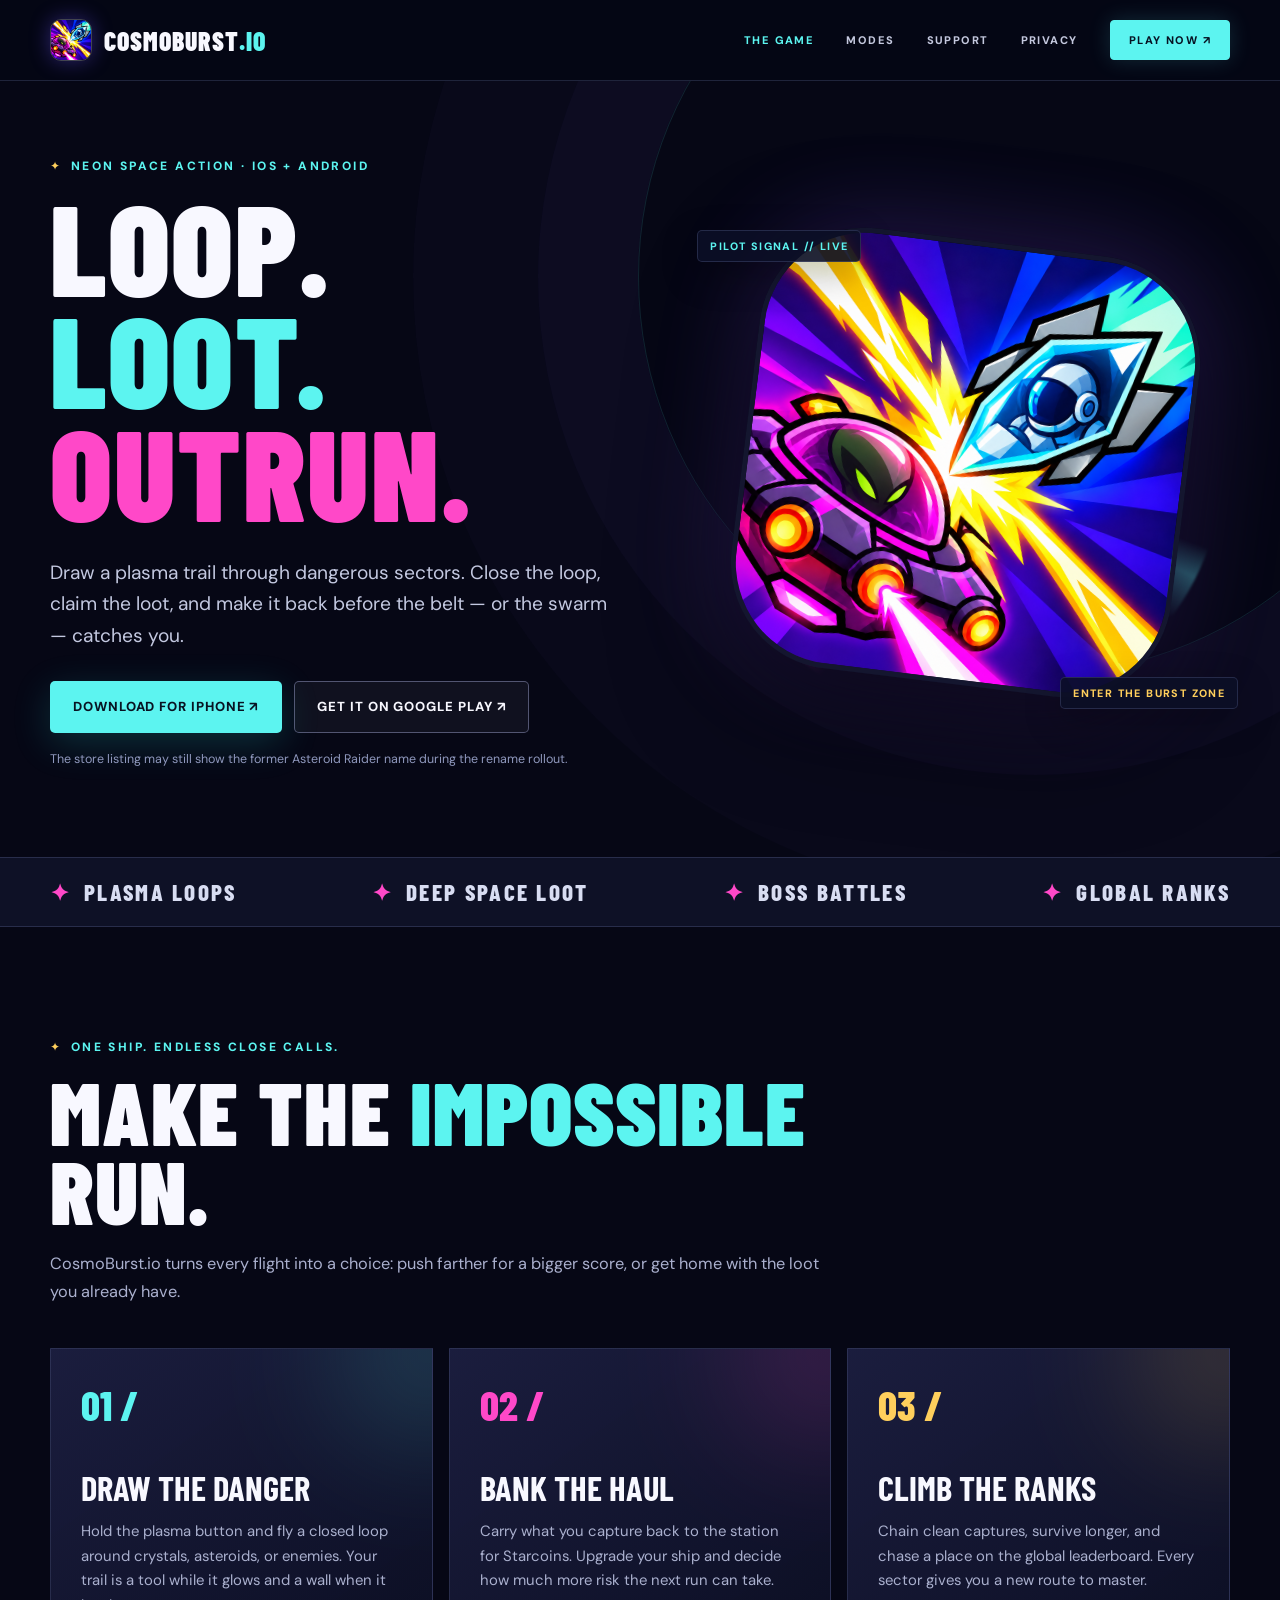
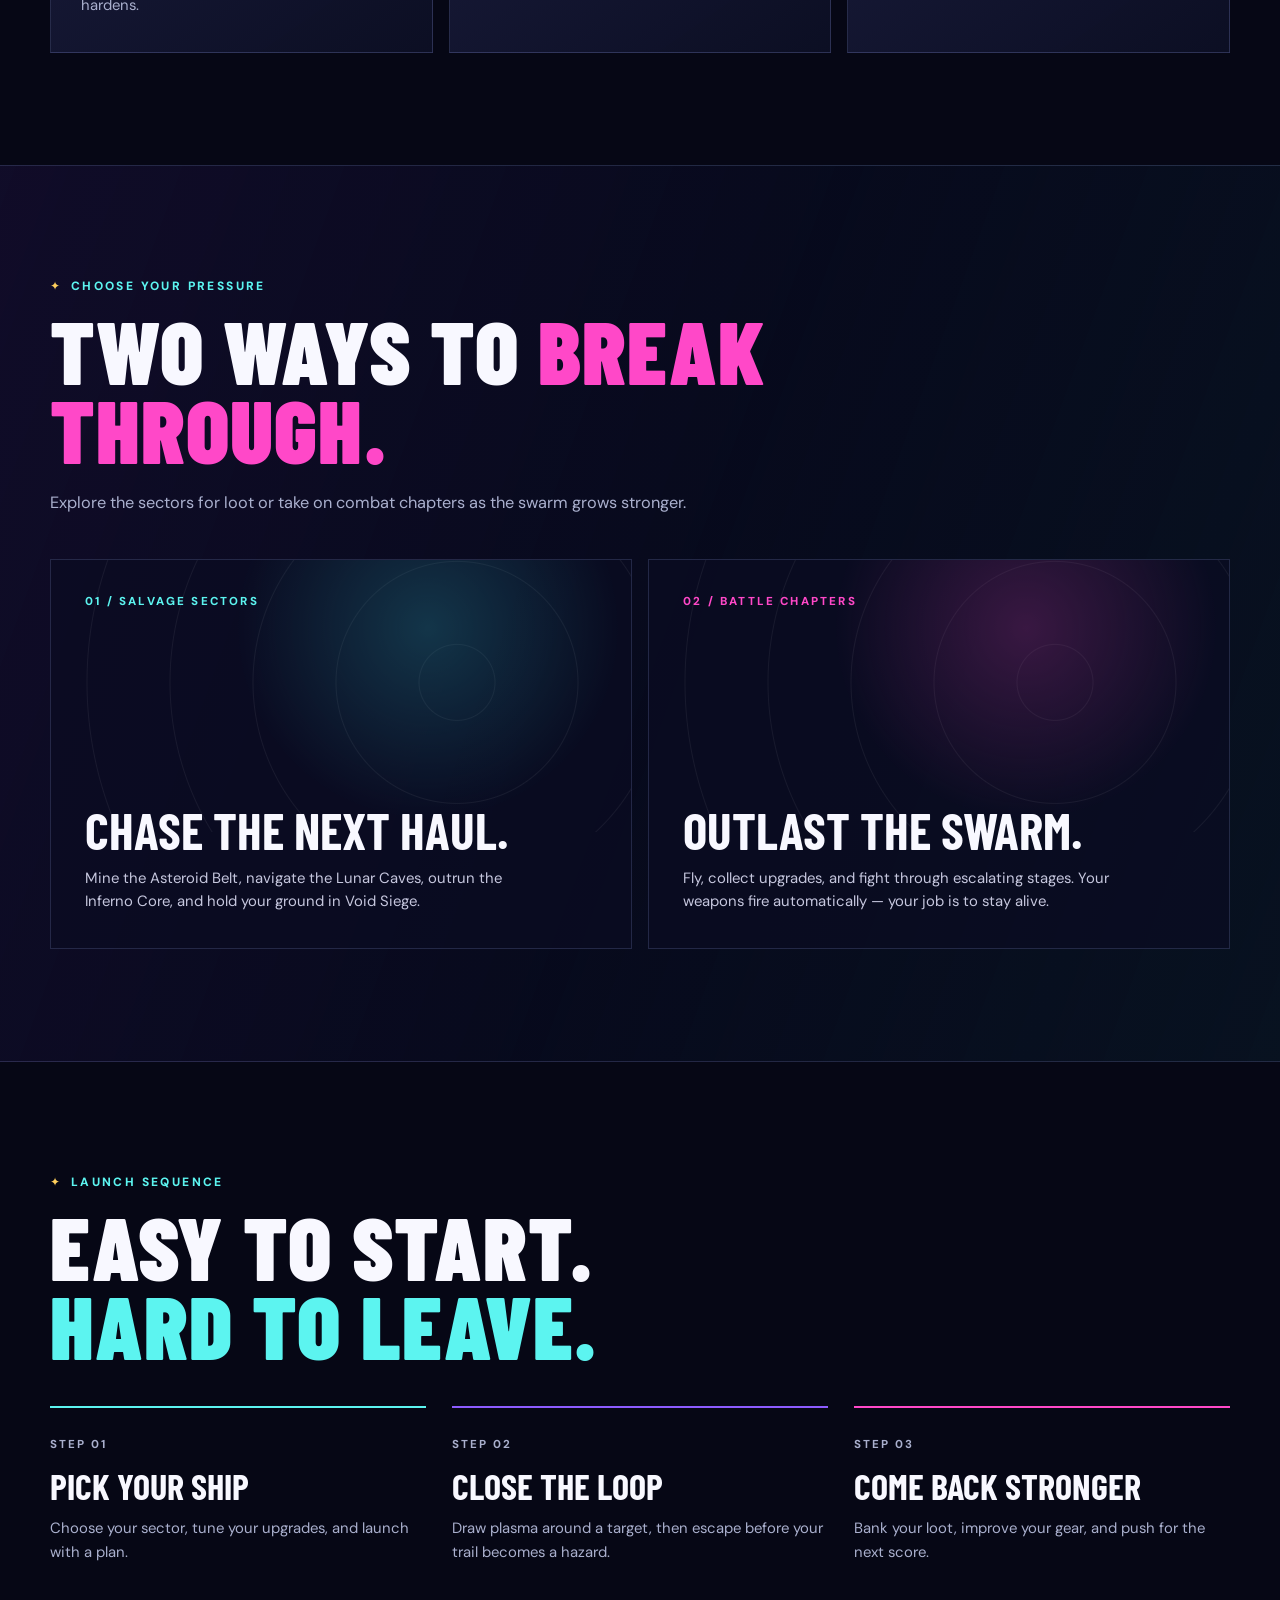
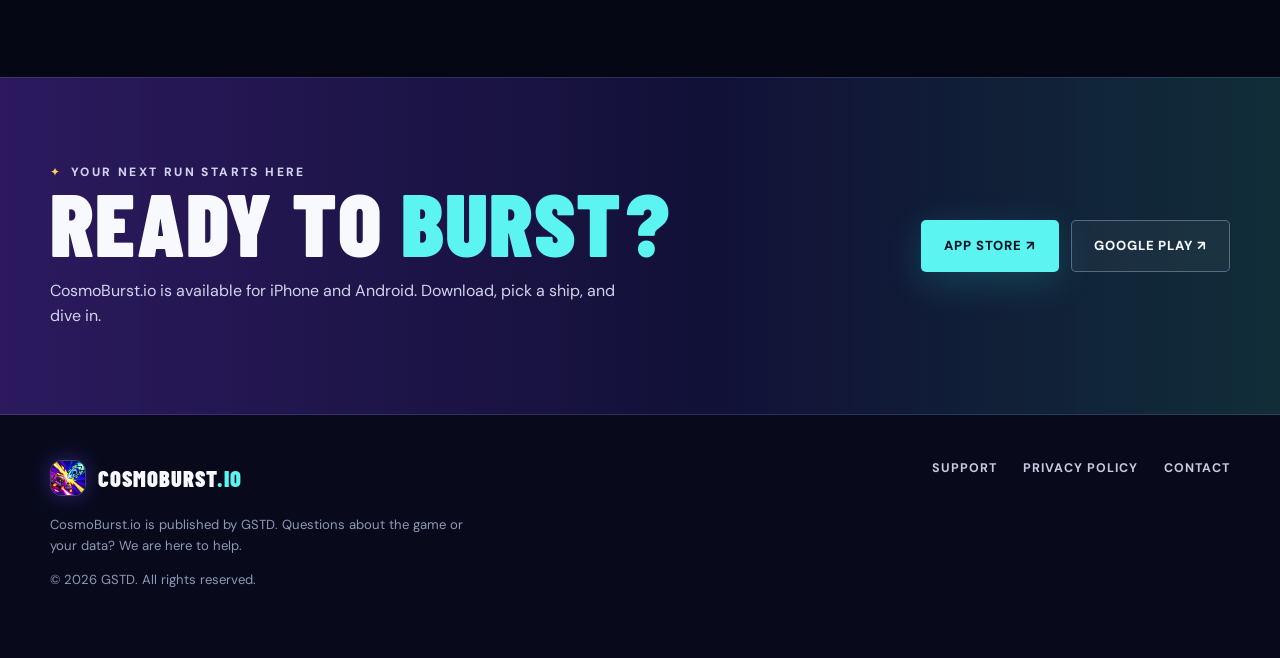
<file: index.html>
<!doctype html>
<html lang="en">
<head>
  <meta charset="utf-8" />
  <meta name="viewport" content="width=device-width, initial-scale=1" />
  <meta name="theme-color" content="#060715" />
  <title>CosmoBurst.io — Loop. Loot. Outrun.</title>
  <meta name="description" content="CosmoBurst.io is a neon space action game. Draw plasma loops, bank your loot, survive the swarm, and climb the leaderboard on iOS and Android." />
  <meta property="og:title" content="CosmoBurst.io — Loop. Loot. Outrun." />
  <meta property="og:description" content="A neon space action game. Mine the belt, fight the swarm, and make every run count." />
  <meta property="og:type" content="website" />
  <meta property="og:image" content="https://shrmbnt.github.io/Asteroid-Raider/assets/cosmoburst-icon.png" />
  <link rel="canonical" href="https://shrmbnt.github.io/Asteroid-Raider/" />
  <link rel="icon" type="image/png" href="assets/cosmoburst-icon.png" />
  <link rel="stylesheet" href="site.css" />
</head>
<body>
  <header class="site-header">
    <nav class="nav wrap" aria-label="Main navigation">
      <a class="brand" href="./" aria-label="CosmoBurst.io home"><img src="assets/cosmoburst-icon.png" alt="" /><span>CosmoBurst<span>.io</span></span></a>
      <div class="nav-links">
        <a href="#game" aria-current="page">The game</a>
        <a href="#modes">Modes</a>
        <a href="support.html">Support</a>
        <a href="privacy.html">Privacy</a>
        <a class="nav-cta" href="#download">Play now ↗</a>
      </div>
    </nav>
  </header>

  <main>
    <section class="hero" aria-labelledby="hero-title">
      <div class="wrap hero-grid">
        <div class="hero-copy">
          <p class="eyebrow">Neon space action · iOS + Android</p>
          <h1 id="hero-title" class="display"><span class="line">Loop.</span><span class="line accent">Loot.</span><span class="line accent-pink">Outrun.</span></h1>
          <p class="hero-lead">Draw a plasma trail through dangerous sectors. Close the loop, claim the loot, and make it back before the belt — or the swarm — catches you.</p>
          <div class="button-row">
            <a class="button button-primary" href="https://apps.apple.com/us/app/asteroid-raider-mine-pilot/id6778913673">Download for iPhone ↗</a>
            <a class="button button-secondary" href="https://play.google.com/store/apps/details?id=com.aftertrace.game">Get it on Google Play ↗</a>
          </div>
          <p class="hero-note">The store listing may still show the former Asteroid Raider name during the rename rollout.</p>
        </div>
        <div class="hero-visual" aria-label="CosmoBurst.io app artwork">
          <span class="visual-tag top">Pilot signal // live</span>
          <img class="hero-art" src="assets/cosmoburst-icon.png" alt="CosmoBurst.io pilot ship clashes with an alien craft" width="1024" height="1024" />
          <span class="visual-tag bottom">Enter the burst zone</span>
        </div>
      </div>
    </section>

    <div class="signal" aria-label="Game highlights"><div class="wrap signal-inner"><span>Plasma loops</span><span>Deep space loot</span><span>Boss battles</span><span>Global ranks</span></div></div>

    <section class="section" id="game" aria-labelledby="game-title">
      <div class="wrap">
        <div class="section-heading">
          <p class="eyebrow">One ship. Endless close calls.</p>
          <h2 id="game-title" class="display">Make the <span class="accent">impossible</span> run.</h2>
          <p>CosmoBurst.io turns every flight into a choice: push farther for a bigger score, or get home with the loot you already have.</p>
        </div>
        <div class="card-grid">
          <article class="feature-card" style="--glow:var(--cyan)"><span class="card-index">01 /</span><h3>Draw the danger</h3><p>Hold the plasma button and fly a closed loop around crystals, asteroids, or enemies. Your trail is a tool while it glows and a wall when it hardens.</p></article>
          <article class="feature-card" style="--glow:var(--pink)"><span class="card-index">02 /</span><h3>Bank the haul</h3><p>Carry what you capture back to the station for Starcoins. Upgrade your ship and decide how much more risk the next run can take.</p></article>
          <article class="feature-card" style="--glow:var(--gold)"><span class="card-index">03 /</span><h3>Climb the ranks</h3><p>Chain clean captures, survive longer, and chase a place on the global leaderboard. Every sector gives you a new route to master.</p></article>
        </div>
      </div>
    </section>

    <section class="section modes" id="modes" aria-labelledby="modes-title">
      <div class="wrap">
        <div class="section-heading"><p class="eyebrow">Choose your pressure</p><h2 id="modes-title" class="display">Two ways to <span class="accent-pink">break through.</span></h2><p>Explore the sectors for loot or take on combat chapters as the swarm grows stronger.</p></div>
        <div class="mode-grid">
          <article class="mode-card" style="--mode-glow:rgba(55,214,226,.35);--mode-text:var(--cyan)">
            <p class="label">01 / Salvage sectors</p><h3>Chase the next haul.</h3><p>Mine the Asteroid Belt, navigate the Lunar Caves, outrun the Inferno Core, and hold your ground in Void Siege.</p>
          </article>
          <article class="mode-card" style="--mode-glow:rgba(231,68,189,.36);--mode-text:var(--pink)">
            <p class="label">02 / Battle chapters</p><h3>Outlast the swarm.</h3><p>Fly, collect upgrades, and fight through escalating stages. Your weapons fire automatically — your job is to stay alive.</p>
          </article>
        </div>
      </div>
    </section>

    <section class="section" aria-labelledby="steps-title">
      <div class="wrap">
        <div class="section-heading"><p class="eyebrow">Launch sequence</p><h2 id="steps-title" class="display">Easy to start.<br /><span class="accent">Hard to leave.</span></h2></div>
        <div class="steps">
          <div class="step"><b>STEP 01</b><h3>Pick your ship</h3><p>Choose your sector, tune your upgrades, and launch with a plan.</p></div>
          <div class="step"><b>STEP 02</b><h3>Close the loop</h3><p>Draw plasma around a target, then escape before your trail becomes a hazard.</p></div>
          <div class="step"><b>STEP 03</b><h3>Come back stronger</h3><p>Bank your loot, improve your gear, and push for the next score.</p></div>
        </div>
      </div>
    </section>

    <section class="download" id="download" aria-labelledby="download-title"><div class="wrap download-inner"><div><p class="eyebrow">Your next run starts here</p><h2 id="download-title" class="display">Ready to <span class="accent">burst?</span></h2><p>CosmoBurst.io is available for iPhone and Android. Download, pick a ship, and dive in.</p></div><div class="button-row"><a class="button button-primary" href="https://apps.apple.com/us/app/asteroid-raider-mine-pilot/id6778913673">App Store ↗</a><a class="button button-secondary" href="https://play.google.com/store/apps/details?id=com.aftertrace.game">Google Play ↗</a></div></div></section>
  </main>

  <footer class="footer"><div class="wrap footer-inner"><div><a class="brand" href="./"><img src="assets/cosmoburst-icon.png" alt="" /><span>CosmoBurst<span>.io</span></span></a><p>CosmoBurst.io is published by GSTD. Questions about the game or your data? We are here to help.</p><p>© 2026 GSTD. All rights reserved.</p></div><div class="footer-links"><a href="support.html">Support</a><a href="privacy.html">Privacy policy</a><a href="mailto:goldstardevapp@gmail.com">Contact</a></div></div></footer>
</body>
</html>
</file>
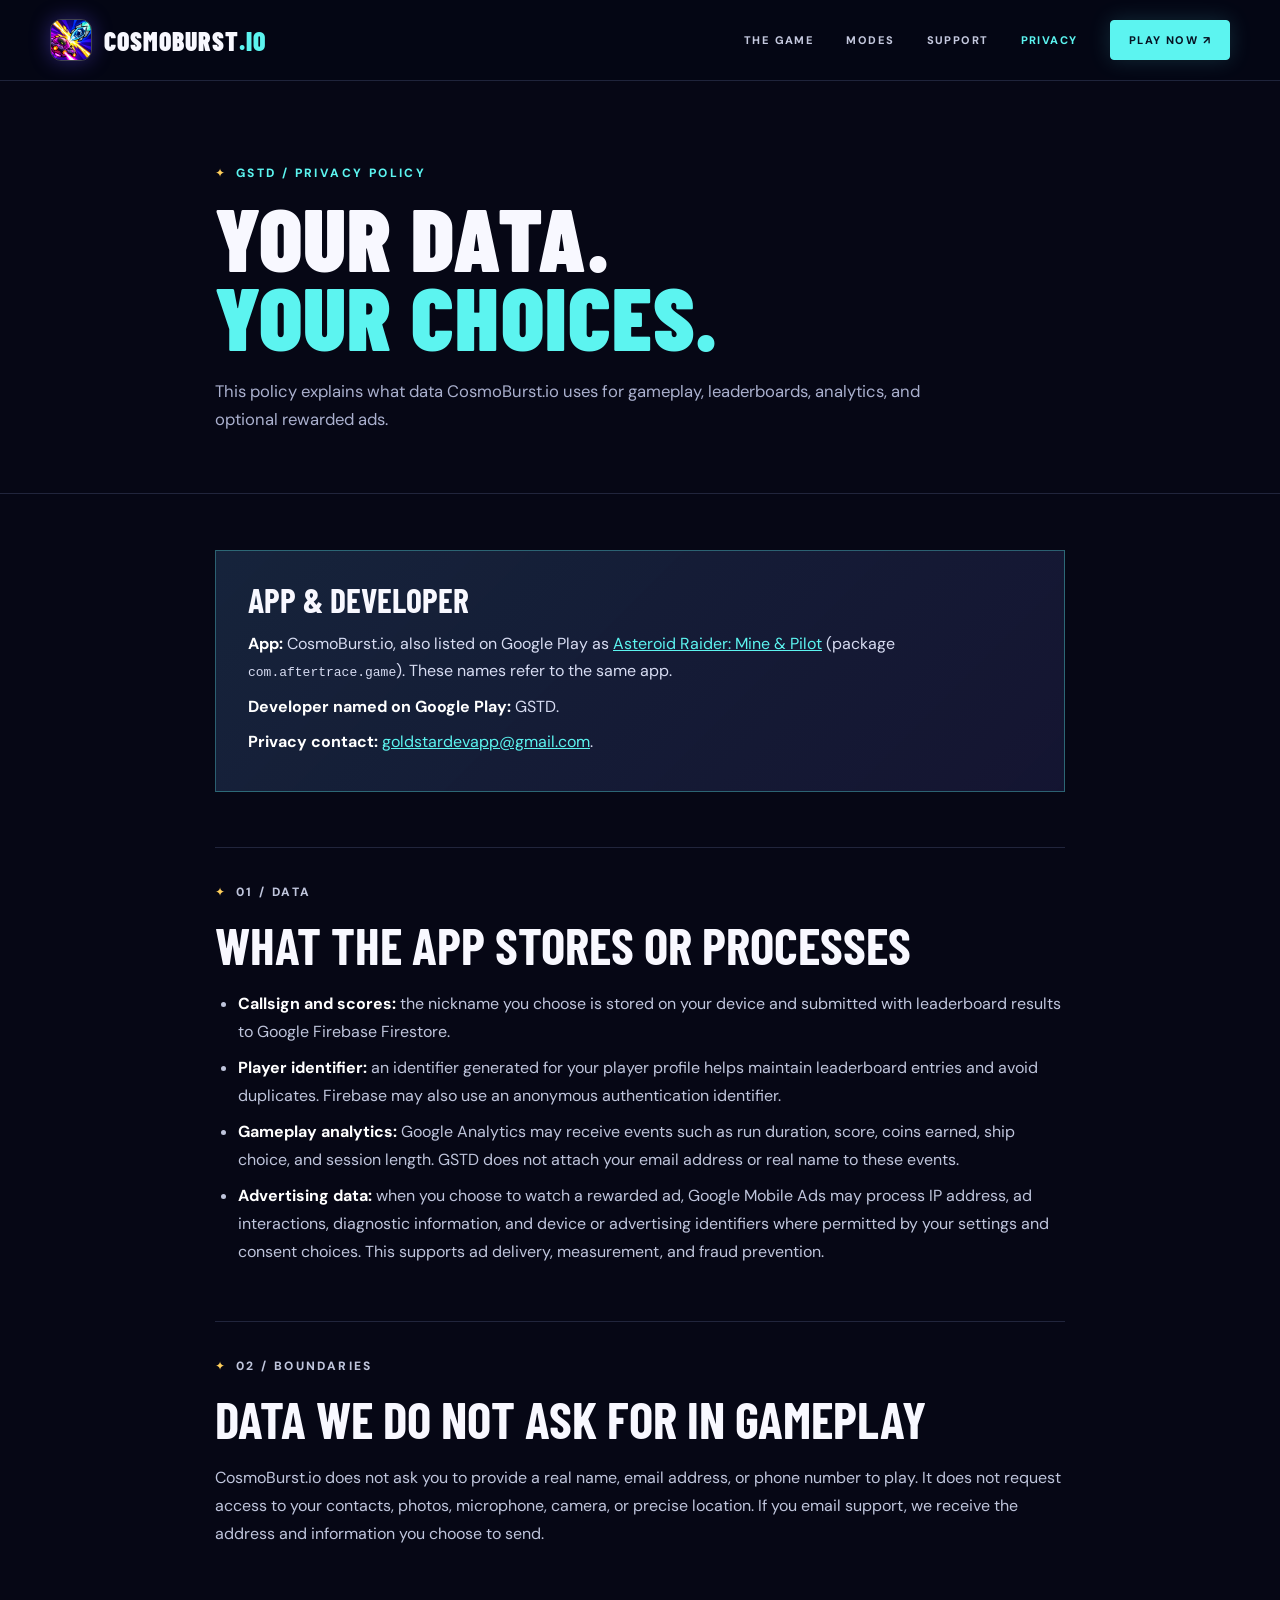
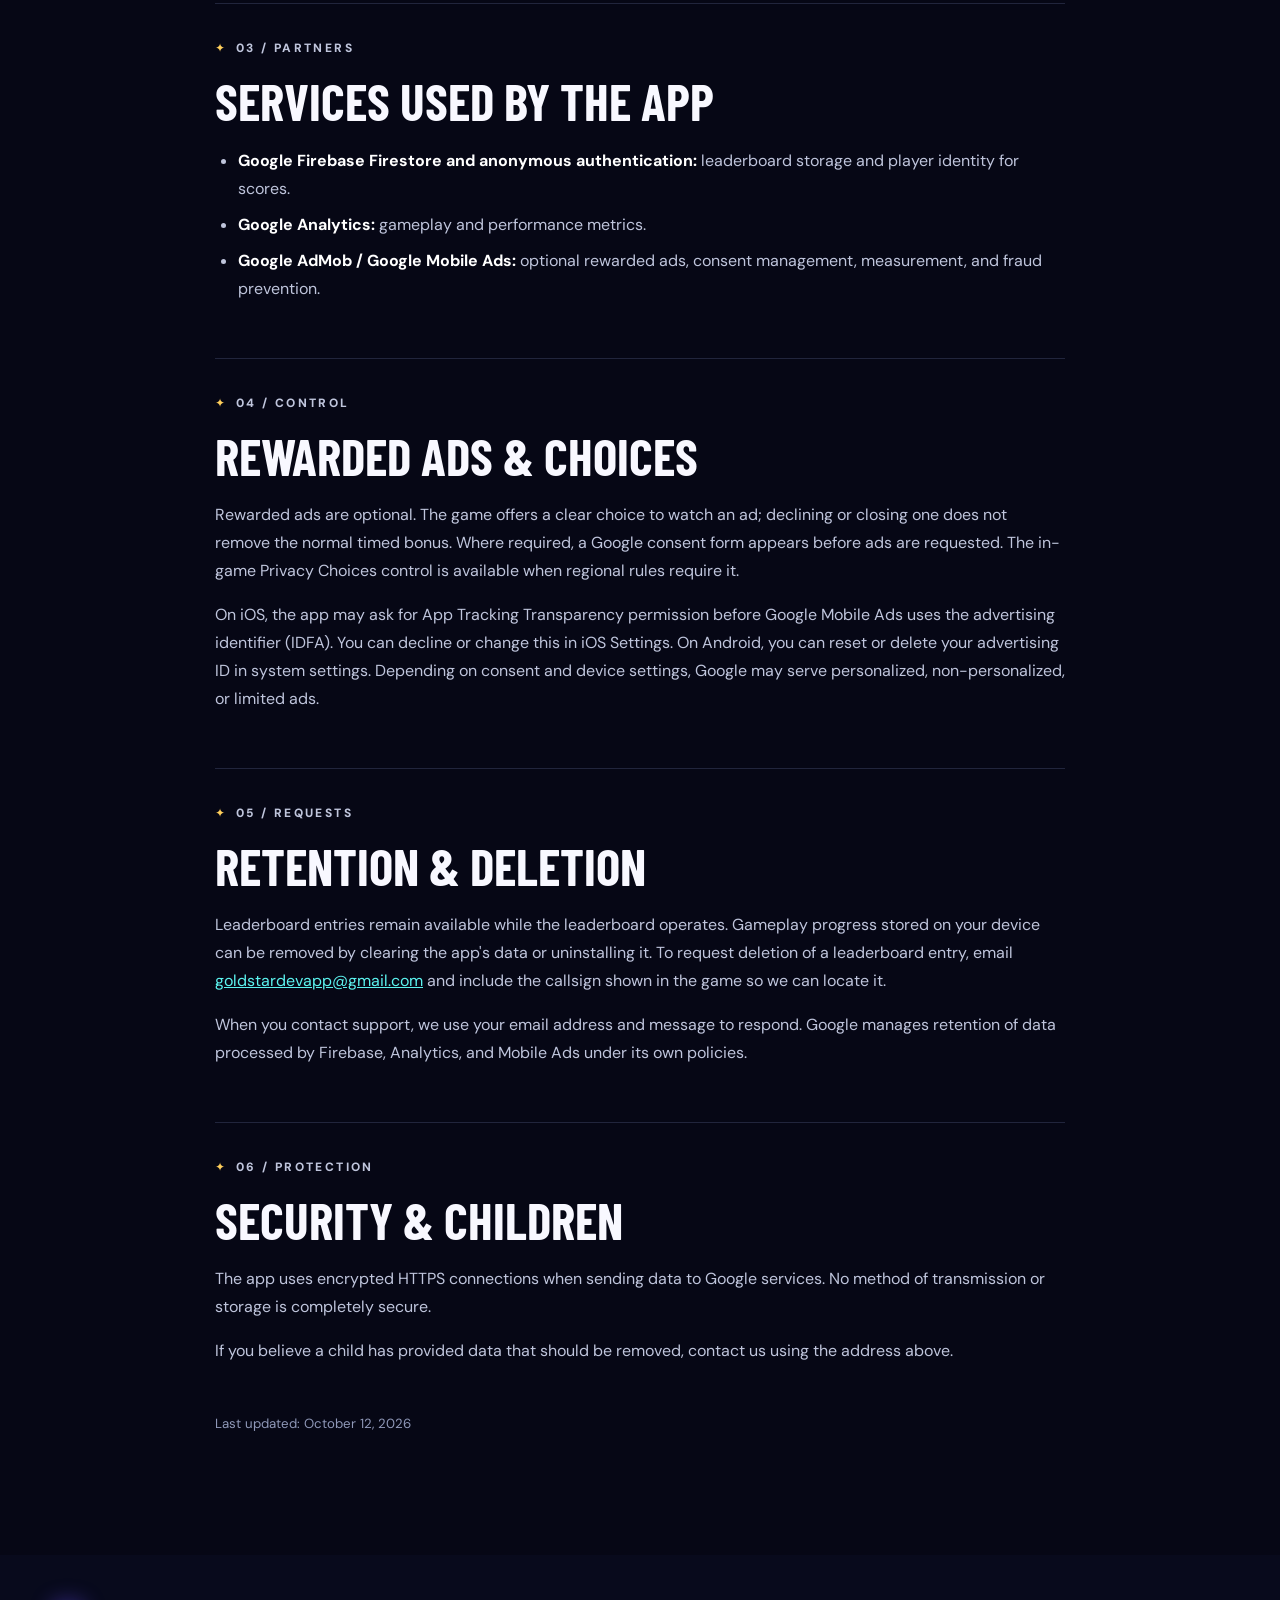
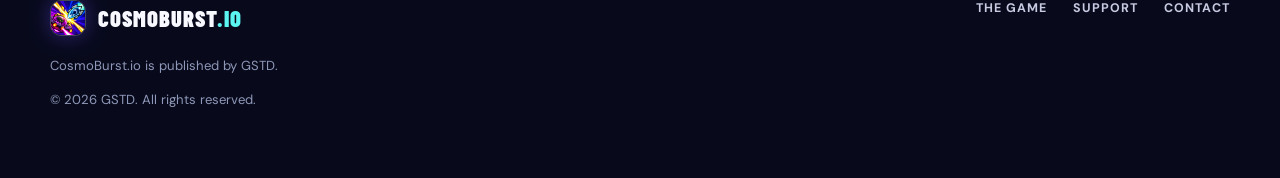
<file: privacy.html>
<!doctype html>
<html lang="en">
<head>
  <meta charset="utf-8" />
  <meta name="viewport" content="width=device-width, initial-scale=1" />
  <meta name="theme-color" content="#060715" />
  <title>Privacy Policy — CosmoBurst.io by GSTD</title>
  <meta name="description" content="Privacy Policy for CosmoBurst.io (Asteroid Raider: Mine & Pilot) by GSTD, covering gameplay, leaderboards, analytics, and rewarded advertising." />
  <link rel="canonical" href="https://shrmbnt.github.io/Asteroid-Raider/privacy.html" />
  <link rel="icon" type="image/png" href="assets/cosmoburst-icon.png" />
  <link rel="stylesheet" href="site.css" />
</head>
<body>
  <header class="site-header"><nav class="nav wrap" aria-label="Main navigation"><a class="brand" href="./" aria-label="CosmoBurst.io home"><img src="assets/cosmoburst-icon.png" alt="" /><span>CosmoBurst<span>.io</span></span></a><div class="nav-links"><a href="./">The game</a><a href="./#modes">Modes</a><a href="support.html">Support</a><a href="privacy.html" aria-current="page">Privacy</a><a class="nav-cta" href="./#download">Play now ↗</a></div></nav></header>
  <main>
    <header class="page-hero"><div class="narrow"><p class="eyebrow">GSTD / Privacy policy</p><h1 class="page-title display">Your data.<br /><span class="accent">Your choices.</span></h1><p>This policy explains what data CosmoBurst.io uses for gameplay, leaderboards, analytics, and optional rewarded ads.</p></div></header>
    <div class="page-content narrow">
      <div class="info-card" aria-label="App and developer information">
        <h2>App &amp; developer</h2>
        <p><strong>App:</strong> CosmoBurst.io, also listed on Google Play as <a href="https://play.google.com/store/apps/details?id=com.aftertrace.game">Asteroid Raider: Mine &amp; Pilot</a> (package <code>com.aftertrace.game</code>). These names refer to the same app.</p>
        <p><strong>Developer named on Google Play:</strong> GSTD.</p>
        <p><strong>Privacy contact:</strong> <a href="mailto:goldstardevapp@gmail.com">goldstardevapp@gmail.com</a>.</p>
      </div>

      <section class="content-section" aria-labelledby="collect"><p class="eyebrow">01 / Data</p><h2 id="collect">What the app stores or processes</h2><ul>
        <li><strong>Callsign and scores:</strong> the nickname you choose is stored on your device and submitted with leaderboard results to Google Firebase Firestore.</li>
        <li><strong>Player identifier:</strong> an identifier generated for your player profile helps maintain leaderboard entries and avoid duplicates. Firebase may also use an anonymous authentication identifier.</li>
        <li><strong>Gameplay analytics:</strong> Google Analytics may receive events such as run duration, score, coins earned, ship choice, and session length. GSTD does not attach your email address or real name to these events.</li>
        <li><strong>Advertising data:</strong> when you choose to watch a rewarded ad, Google Mobile Ads may process IP address, ad interactions, diagnostic information, and device or advertising identifiers where permitted by your settings and consent choices. This supports ad delivery, measurement, and fraud prevention.</li>
      </ul></section>

      <section class="content-section" aria-labelledby="no-request"><p class="eyebrow">02 / Boundaries</p><h2 id="no-request">Data we do not ask for in gameplay</h2><p>CosmoBurst.io does not ask you to provide a real name, email address, or phone number to play. It does not request access to your contacts, photos, microphone, camera, or precise location. If you email support, we receive the address and information you choose to send.</p></section>

      <section class="content-section" aria-labelledby="partners"><p class="eyebrow">03 / Partners</p><h2 id="partners">Services used by the app</h2><ul>
        <li><strong>Google Firebase Firestore and anonymous authentication:</strong> leaderboard storage and player identity for scores.</li>
        <li><strong>Google Analytics:</strong> gameplay and performance metrics.</li>
        <li><strong>Google AdMob / Google Mobile Ads:</strong> optional rewarded ads, consent management, measurement, and fraud prevention.</li>
      </ul></section>

      <section class="content-section" aria-labelledby="choices"><p class="eyebrow">04 / Control</p><h2 id="choices">Rewarded ads &amp; choices</h2><p>Rewarded ads are optional. The game offers a clear choice to watch an ad; declining or closing one does not remove the normal timed bonus. Where required, a Google consent form appears before ads are requested. The in-game Privacy Choices control is available when regional rules require it.</p><p>On iOS, the app may ask for App Tracking Transparency permission before Google Mobile Ads uses the advertising identifier (IDFA). You can decline or change this in iOS Settings. On Android, you can reset or delete your advertising ID in system settings. Depending on consent and device settings, Google may serve personalized, non-personalized, or limited ads.</p></section>

      <section class="content-section" aria-labelledby="retention"><p class="eyebrow">05 / Requests</p><h2 id="retention">Retention &amp; deletion</h2><p>Leaderboard entries remain available while the leaderboard operates. Gameplay progress stored on your device can be removed by clearing the app's data or uninstalling it. To request deletion of a leaderboard entry, email <a href="mailto:goldstardevapp@gmail.com?subject=CosmoBurst.io%20data%20request">goldstardevapp@gmail.com</a> and include the callsign shown in the game so we can locate it.</p><p>When you contact support, we use your email address and message to respond. Google manages retention of data processed by Firebase, Analytics, and Mobile Ads under its own policies.</p></section>

      <section class="content-section" aria-labelledby="security"><p class="eyebrow">06 / Protection</p><h2 id="security">Security &amp; children</h2><p>The app uses encrypted HTTPS connections when sending data to Google services. No method of transmission or storage is completely secure.</p><p>If you believe a child has provided data that should be removed, contact us using the address above.</p></section>
      <p class="updated">Last updated: October 12, 2026</p>
    </div>
  </main>
  <footer class="footer"><div class="wrap footer-inner"><div><a class="brand" href="./"><img src="assets/cosmoburst-icon.png" alt="" /><span>CosmoBurst<span>.io</span></span></a><p>CosmoBurst.io is published by GSTD.</p><p>© 2026 GSTD. All rights reserved.</p></div><div class="footer-links"><a href="./">The game</a><a href="support.html">Support</a><a href="mailto:goldstardevapp@gmail.com">Contact</a></div></div></footer>
</body>
</html>
</file>
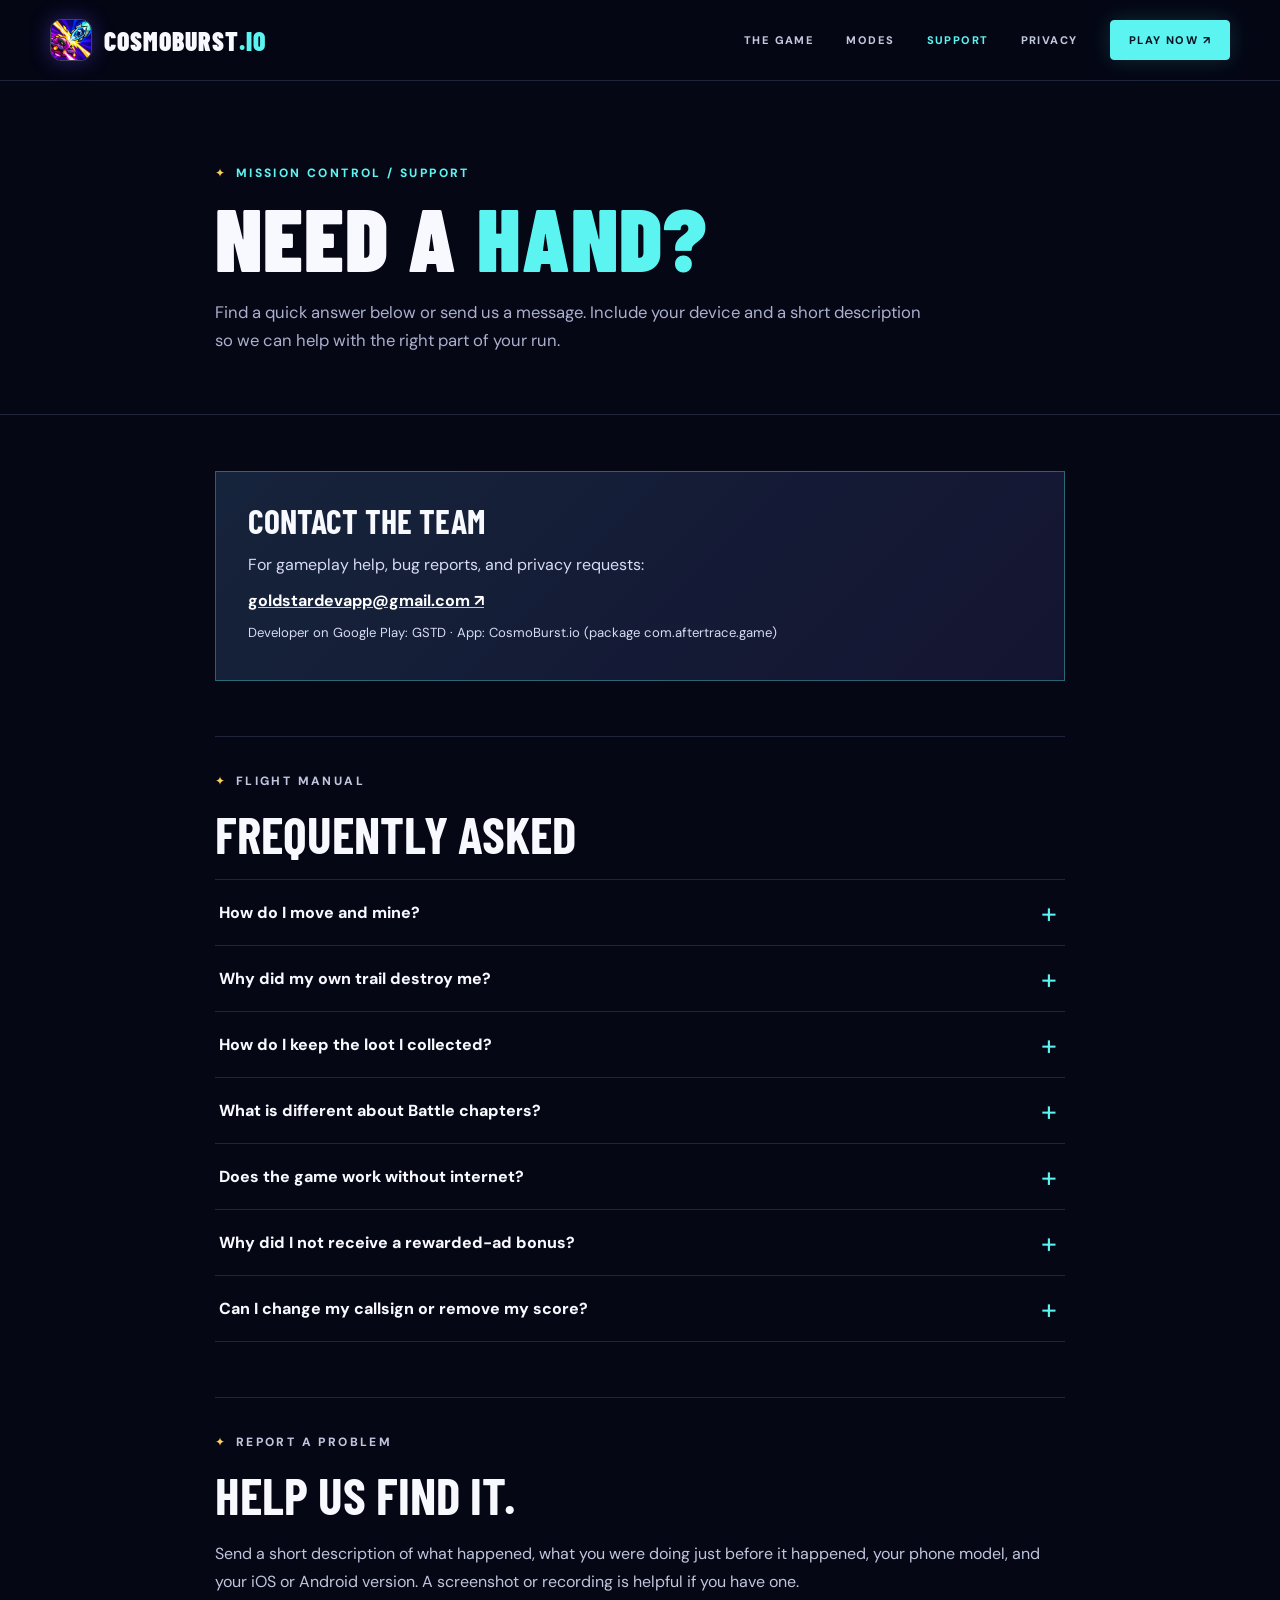
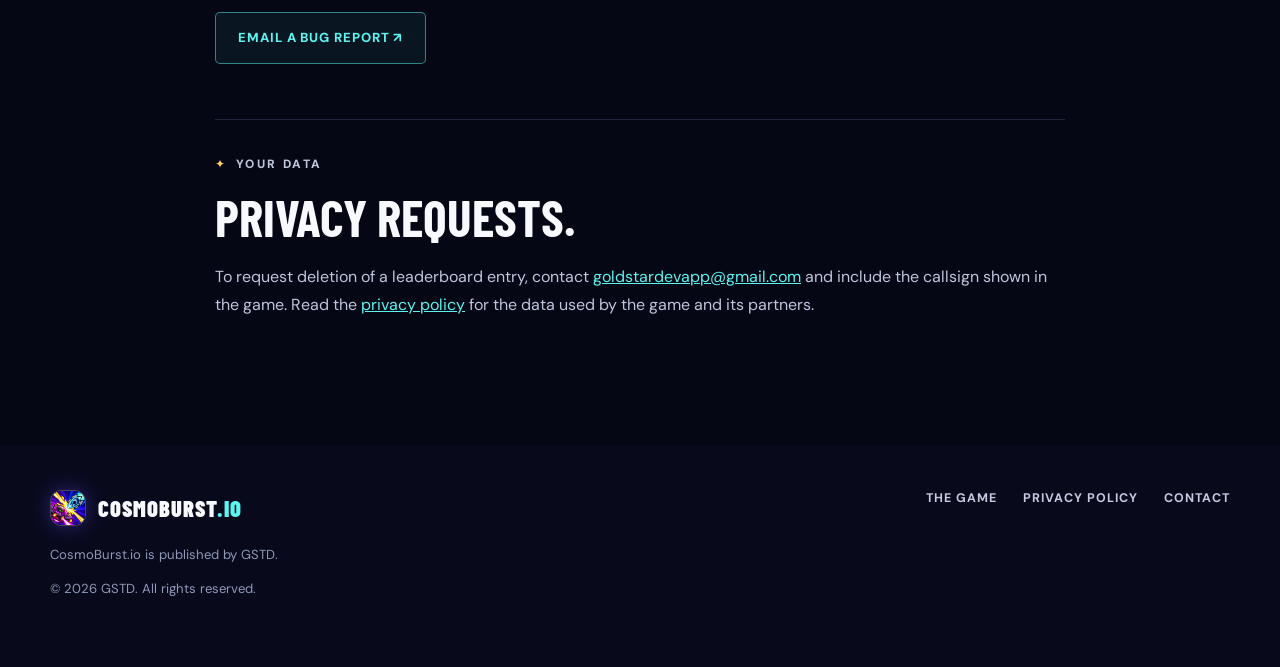
<file: support.html>
<!doctype html>
<html lang="en">
<head>
  <meta charset="utf-8" />
  <meta name="viewport" content="width=device-width, initial-scale=1" />
  <meta name="theme-color" content="#060715" />
  <title>Support — CosmoBurst.io</title>
  <meta name="description" content="Help, frequently asked questions, bug reports, and privacy contact for CosmoBurst.io by GSTD." />
  <link rel="canonical" href="https://shrmbnt.github.io/Asteroid-Raider/support.html" />
  <link rel="icon" type="image/png" href="assets/cosmoburst-icon.png" />
  <link rel="stylesheet" href="site.css" />
</head>
<body>
  <header class="site-header"><nav class="nav wrap" aria-label="Main navigation"><a class="brand" href="./" aria-label="CosmoBurst.io home"><img src="assets/cosmoburst-icon.png" alt="" /><span>CosmoBurst<span>.io</span></span></a><div class="nav-links"><a href="./">The game</a><a href="./#modes">Modes</a><a href="support.html" aria-current="page">Support</a><a href="privacy.html">Privacy</a><a class="nav-cta" href="./#download">Play now ↗</a></div></nav></header>
  <main>
    <header class="page-hero"><div class="narrow"><p class="eyebrow">Mission control / support</p><h1 class="page-title display">Need a <span class="accent">hand?</span></h1><p>Find a quick answer below or send us a message. Include your device and a short description so we can help with the right part of your run.</p></div></header>
    <div class="page-content narrow">
      <div class="info-card"><h2>Contact the team</h2><p>For gameplay help, bug reports, and privacy requests:</p><p><a href="mailto:goldstardevapp@gmail.com?subject=CosmoBurst.io%20support"><strong>goldstardevapp@gmail.com ↗</strong></a></p><p class="small">Developer on Google Play: GSTD · App: CosmoBurst.io (package com.aftertrace.game)</p></div>

      <section class="content-section" aria-labelledby="faq-title"><p class="eyebrow">Flight manual</p><h2 id="faq-title">Frequently asked</h2><div class="faq">
        <details><summary>How do I move and mine?</summary><p>Use the on-screen control to steer. In salvage sectors, hold the plasma button and draw a closed loop around a crystal, core, asteroid, or enemy. Then collect the loot and bring it back to the station.</p></details>
        <details><summary>Why did my own trail destroy me?</summary><p>Fresh plasma is safe to cross. After it crystallizes, the trail becomes a solid hazard. Plan an exit before you close a large loop.</p></details>
        <details><summary>How do I keep the loot I collected?</summary><p>Fly back to the station and bank it. Loot that is still aboard when a run ends may be lost, so choose when to turn back.</p></details>
        <details><summary>What is different about Battle chapters?</summary><p>Battle runs focus on surviving a growing swarm. Steer your ship, collect crystals to level up, and choose modules. The ship's weapon targets enemies automatically.</p></details>
        <details><summary>Does the game work without internet?</summary><p>You can play offline. The global leaderboard and rewarded ads need an internet connection. A score may be saved on your device and submitted when the connection returns.</p></details>
        <details><summary>Why did I not receive a rewarded-ad bonus?</summary><p>The reward is granted after an ad finishes and the game receives its completion signal. If an ad fails to load or you close it early, try again later. The normal timed bonus remains available without watching an ad.</p></details>
        <details><summary>Can I change my callsign or remove my score?</summary><p>Your callsign is used on the leaderboard. If you need help with a name or want your entry removed, email us with the callsign shown in the game. See the <a href="privacy.html">privacy policy</a> for details.</p></details>
      </div></section>

      <section class="content-section" aria-labelledby="bug-title"><p class="eyebrow">Report a problem</p><h2 id="bug-title">Help us find it.</h2><p>Send a short description of what happened, what you were doing just before it happened, your phone model, and your iOS or Android version. A screenshot or recording is helpful if you have one.</p><p><a class="button button-outline" href="mailto:goldstardevapp@gmail.com?subject=CosmoBurst.io%20bug%20report">Email a bug report ↗</a></p></section>
      <section class="content-section" aria-labelledby="data-title"><p class="eyebrow">Your data</p><h2 id="data-title">Privacy requests.</h2><p>To request deletion of a leaderboard entry, contact <a href="mailto:goldstardevapp@gmail.com?subject=CosmoBurst.io%20data%20request">goldstardevapp@gmail.com</a> and include the callsign shown in the game. Read the <a href="privacy.html">privacy policy</a> for the data used by the game and its partners.</p></section>
    </div>
  </main>
  <footer class="footer"><div class="wrap footer-inner"><div><a class="brand" href="./"><img src="assets/cosmoburst-icon.png" alt="" /><span>CosmoBurst<span>.io</span></span></a><p>CosmoBurst.io is published by GSTD.</p><p>© 2026 GSTD. All rights reserved.</p></div><div class="footer-links"><a href="./">The game</a><a href="privacy.html">Privacy policy</a><a href="mailto:goldstardevapp@gmail.com">Contact</a></div></div></footer>
</body>
</html>
</file>
<file: site.css>
@import url('https://fonts.googleapis.com/css2?family=Barlow+Condensed:wght@600;700;800;900&family=DM+Sans:wght@400;500;600;700;800&display=swap');

:root {
  color-scheme: dark;
  --ink: #060715;
  --panel: #10132b;
  --panel-2: #171a39;
  --line: rgba(166, 185, 255, .17);
  --text: #f8f8ff;
  --muted: #aab0ce;
  --cyan: #5cf4f0;
  --violet: #8c5bff;
  --pink: #ff48c8;
  --gold: #ffcf5c;
  font-family: 'DM Sans', system-ui, sans-serif;
  background: var(--ink);
  color: var(--text);
}

* { box-sizing: border-box; }
html { scroll-behavior: smooth; }
body { margin: 0; min-width: 320px; overflow-x: hidden; background: var(--ink); }
body::before {
  content: '';
  position: fixed;
  inset: 0;
  z-index: -1;
  pointer-events: none;
  background:
    radial-gradient(circle at 7% 16%, rgba(80, 69, 249, .25), transparent 27%),
    radial-gradient(circle at 95% 7%, rgba(43, 237, 233, .14), transparent 26%),
    radial-gradient(circle at 60% 92%, rgba(255, 72, 200, .10), transparent 30%),
    radial-gradient(1px 1px at 19% 24%, #b5b9e6 99%, transparent),
    radial-gradient(1px 1px at 76% 18%, #b5b9e6 99%, transparent),
    radial-gradient(1px 1px at 88% 58%, #b5b9e6 99%, transparent),
    radial-gradient(1px 1px at 34% 78%, #b5b9e6 99%, transparent);
  background-size: auto, auto, auto, 300px 290px, 410px 360px, 520px 470px, 650px 550px;
}

::selection { color: #06101b; background: var(--cyan); }
a { color: var(--cyan); }
a:focus-visible, summary:focus-visible { outline: 3px solid var(--gold); outline-offset: 4px; }
img { max-width: 100%; display: block; }
.wrap { width: min(1180px, calc(100% - 48px)); margin-inline: auto; }
.narrow { width: min(850px, calc(100% - 48px)); margin-inline: auto; }
.display { font-family: 'Barlow Condensed', Impact, 'Arial Narrow', sans-serif; font-weight: 900; text-transform: uppercase; letter-spacing: .012em; line-height: .88; }
.eyebrow { margin: 0 0 16px; color: var(--cyan); font-size: .75rem; letter-spacing: .2em; font-weight: 800; text-transform: uppercase; }
.eyebrow::before { content: '✦'; margin-right: .7em; color: var(--gold); }
.muted { color: var(--muted); }
.accent { color: var(--cyan); }
.accent-pink { color: var(--pink); }
.small { font-size: .82rem; }

.site-header { position: relative; z-index: 20; border-bottom: 1px solid var(--line); background: rgba(5, 7, 21, .74); backdrop-filter: blur(18px); }
.nav { min-height: 80px; display: flex; align-items: center; gap: 30px; justify-content: space-between; }
.brand { display: inline-flex; align-items: center; gap: 12px; color: var(--text); text-decoration: none; white-space: nowrap; font-family: 'Barlow Condensed', Impact, sans-serif; font-size: 1.6rem; font-weight: 900; letter-spacing: .045em; text-transform: uppercase; }
.brand img { width: 42px; height: 42px; border: 1px solid rgba(255,255,255,.25); border-radius: 11px; box-shadow: 0 0 20px rgba(106, 78, 255, .38); }
.brand span span { color: var(--cyan); }
.nav-links { display: flex; align-items: center; flex-wrap: wrap; gap: clamp(16px, 2.5vw, 34px); }
.nav-links a { color: #c4c8de; text-decoration: none; text-transform: uppercase; letter-spacing: .13em; font-weight: 800; font-size: .69rem; }
.nav-links a:hover, .nav-links a[aria-current='page'] { color: var(--cyan); }
.nav-links .nav-cta { color: #071323; background: var(--cyan); border: 1px solid var(--cyan); border-radius: 4px; padding: 12px 18px; box-shadow: 0 0 22px rgba(92,244,240,.16); }
.nav-links .nav-cta:hover { color: #071323; background: #a7fffa; }

.button-row { display: flex; flex-wrap: wrap; gap: 12px; }
.button { display: inline-flex; min-height: 52px; align-items: center; justify-content: center; gap: 10px; padding: 13px 22px; border: 1px solid transparent; border-radius: 5px; color: #081222; font-size: .82rem; font-weight: 800; text-decoration: none; text-transform: uppercase; letter-spacing: .07em; transition: transform .2s ease, box-shadow .2s ease, background .2s ease; }
.button:hover { transform: translateY(-3px); }
.button-primary { background: var(--cyan); box-shadow: 0 10px 38px rgba(39, 231, 227, .18); }
.button-primary:hover { background: #a7fffa; box-shadow: 0 12px 42px rgba(39, 231, 227, .30); }
.button-secondary { color: var(--text); border-color: rgba(196, 201, 255, .37); background: rgba(255,255,255,.045); }
.button-secondary:hover { background: rgba(255,255,255,.11); }
.button-outline { color: var(--cyan); border-color: rgba(92,244,240,.5); background: rgba(92,244,240,.06); }

.hero { position: relative; overflow: hidden; padding: clamp(58px, 6vw, 90px) 0 90px; }
.hero::after { content: ''; position: absolute; right: -12%; top: -26%; width: 62vw; height: 62vw; border: 1px solid rgba(92,244,240,.12); border-radius: 50%; box-shadow: 0 0 0 100px rgba(139, 90, 255, .03), 0 0 0 225px rgba(139,90,255,.02); pointer-events: none; }
.hero-grid { display: grid; grid-template-columns: minmax(0, 1.04fr) minmax(0, .96fr); align-items: center; gap: clamp(40px, 6vw, 85px); }
.hero-copy { position: relative; z-index: 2; }
.hero h1 { margin: 0; font-size: clamp(5.2rem, 10vw, 9.4rem); }
.hero h1 .line { display: block; }
.hero-lead { max-width: 590px; margin: 29px 0 29px; color: #c3c8e0; font-size: clamp(1rem, 1.65vw, 1.2rem); line-height: 1.65; }
.hero-note { margin: 18px 0 0; color: #8f98bd; font-size: .78rem; }
.hero-visual { position: relative; z-index: 2; max-width: 515px; margin-inline: auto; padding: 36px; }
.hero-visual::before { content: ''; position: absolute; inset: 0; border-radius: 50%; background: conic-gradient(from 35deg, transparent 0 24%, rgba(92,244,240,.6) 26%, transparent 29% 53%, rgba(255,72,200,.52) 57%, transparent 59% 80%, rgba(255,207,92,.75) 83%, transparent 86%); filter: blur(1px); opacity: .75; transform: rotate(-12deg); }
.hero-visual::after { content: ''; position: absolute; inset: 12%; border: 1px dashed rgba(155,174,255,.3); border-radius: 50%; pointer-events: none; }
.hero-art { position: relative; z-index: 1; aspect-ratio: 1; width: 100%; height: auto; border: 5px solid #14162f; border-radius: 24%; object-fit: cover; transform: rotate(7deg); box-shadow: 0 35px 110px rgba(0,0,0,.7), 0 0 95px rgba(124, 73, 255, .32); }
.visual-tag { position: absolute; z-index: 3; border: 1px solid var(--line); border-radius: 5px; padding: 8px 12px; background: rgba(12,15,38,.9); color: var(--text); font-size: .67rem; font-weight: 800; letter-spacing: .13em; text-transform: uppercase; box-shadow: 0 12px 36px rgba(0,0,0,.25); }
.visual-tag.top { top: 5%; left: -2%; color: var(--cyan); }
.visual-tag.bottom { bottom: 2%; right: -3%; color: var(--gold); }

.signal { position: relative; border-block: 1px solid var(--line); background: rgba(19,23,48,.65); overflow: hidden; }
.signal-inner { display: flex; justify-content: space-between; flex-wrap: wrap; gap: 16px 24px; padding: 20px 0; color: #d8ddf2; font-family: 'Barlow Condensed', Impact, sans-serif; font-size: clamp(1rem, 1.8vw, 1.45rem); font-weight: 800; text-transform: uppercase; letter-spacing: .1em; }
.signal-inner span::before { content: '✦'; color: var(--pink); margin-right: .55em; }

.section { padding: 112px 0; }
.section-heading { max-width: 770px; margin-bottom: 42px; }
.section-heading h2, .page-title { margin: 0; font-size: clamp(3.4rem, 7vw, 6.5rem); }
.section-heading p:last-child { margin: 22px 0 0; color: var(--muted); line-height: 1.7; font-size: 1.02rem; }
.card-grid { display: grid; grid-template-columns: repeat(3, minmax(0, 1fr)); gap: 16px; }
.feature-card { position: relative; min-height: 305px; padding: 30px; border: 1px solid var(--line); background: linear-gradient(145deg, rgba(32,35,72,.8), rgba(12,15,37,.9)); overflow: hidden; }
.feature-card::after { content: ''; position: absolute; width: 180px; height: 180px; right: -85px; top: -85px; border-radius: 50%; background: var(--glow, var(--cyan)); filter: blur(65px); opacity: .18; }
.feature-card .card-index { display: block; margin-bottom: 42px; color: var(--glow, var(--cyan)); font-family: 'Barlow Condensed', Impact, sans-serif; font-size: 2.6rem; font-weight: 800; }
.feature-card h3 { margin: 0 0 14px; font-family: 'Barlow Condensed', Impact, sans-serif; font-size: 2.15rem; line-height: 1; text-transform: uppercase; }
.feature-card p { margin: 0; color: var(--muted); font-size: .93rem; line-height: 1.65; }

.modes { border-block: 1px solid var(--line); background: linear-gradient(110deg, rgba(57,31,117,.20), rgba(7,10,29,.94) 53%, rgba(15,66,82,.18)); }
.mode-grid { display: grid; grid-template-columns: 1fr 1fr; gap: 16px; }
.mode-card { position: relative; min-height: 390px; padding: 34px; border: 1px solid var(--line); background: rgba(10,12,34,.72); overflow: hidden; display: flex; flex-direction: column; justify-content: flex-end; }
.mode-card::before { content: ''; position: absolute; inset: 0 0 30%; opacity: .6; background: radial-gradient(circle at 65% 25%, var(--mode-glow) 0, transparent 45%), repeating-radial-gradient(circle at 70% 45%, transparent 0 37px, rgba(255,255,255,.10) 38px, transparent 39px 83px); }
.mode-card > * { position: relative; }
.mode-card .label { margin: 0 0 auto; color: var(--mode-text); font-size: .72rem; text-transform: uppercase; letter-spacing: .19em; font-weight: 800; }
.mode-card h3 { margin: 0 0 13px; font-family: 'Barlow Condensed', Impact, sans-serif; font-size: clamp(2.4rem, 4vw, 4rem); text-transform: uppercase; line-height: .9; }
.mode-card p:last-child { margin: 0; max-width: 430px; color: #c6c7de; line-height: 1.6; font-size: .93rem; }

.steps { display: grid; grid-template-columns: repeat(3, minmax(0, 1fr)); gap: 26px; }
.step { padding-top: 24px; border-top: 2px solid var(--cyan); }
.step:nth-child(2) { border-color: var(--violet); }
.step:nth-child(3) { border-color: var(--pink); }
.step b { color: var(--muted); font-size: .72rem; letter-spacing: .17em; }
.step h3 { margin: 15px 0 12px; font-family: 'Barlow Condensed', Impact, sans-serif; text-transform: uppercase; font-size: 2.25rem; line-height: 1; }
.step p { margin: 0; color: var(--muted); line-height: 1.65; font-size: .93rem; }

.download { padding: 85px 0; border-block: 1px solid var(--line); background: linear-gradient(90deg, rgba(97,50,195,.42), rgba(20,19,63,.82) 55%, rgba(38,126,130,.32)); }
.download-inner { display: flex; align-items: center; justify-content: space-between; gap: 36px; }
.download h2 { margin: 0 0 17px; font-size: clamp(3.5rem, 7vw, 6.9rem); }
.download p { margin: 0; max-width: 580px; color: #d1d4ec; line-height: 1.6; }

.page-hero { padding: 84px 0 60px; border-bottom: 1px solid var(--line); }
.page-hero p:last-child { max-width: 710px; margin: 22px 0 0; color: var(--muted); line-height: 1.7; font-size: 1.04rem; }
.page-content { padding: 56px 0 110px; }
.info-card { border: 1px solid rgba(92,244,240,.33); background: linear-gradient(135deg, rgba(29,49,77,.68), rgba(21,21,51,.93)); padding: 28px 32px; }
.info-card h2 { margin: 0 0 10px; font-family: 'Barlow Condensed', Impact, sans-serif; text-transform: uppercase; font-size: 2.1rem; }
.info-card p { margin: 8px 0; line-height: 1.7; color: #d7dcf2; }
.info-card a { overflow-wrap: anywhere; }
.info-card strong { color: #fff; }
.content-section { margin-top: 55px; padding-top: 34px; border-top: 1px solid var(--line); }
.content-section h2 { margin: 0 0 20px; font-family: 'Barlow Condensed', Impact, sans-serif; text-transform: uppercase; font-size: clamp(2.2rem, 4vw, 3.4rem); line-height: 1; }
.content-section p, .content-section li { color: #bfc5dc; line-height: 1.75; }
.content-section p { margin: 0 0 16px; }
.content-section ul { margin: 0; padding-left: 23px; }
.content-section li + li { margin-top: 8px; }
.content-section strong { color: #fff; }
.content-section a { overflow-wrap: anywhere; }
.faq { border-top: 1px solid var(--line); }
.faq details { border-bottom: 1px solid var(--line); padding: 0 4px; }
.faq summary { position: relative; cursor: pointer; list-style: none; padding: 22px 38px 22px 0; font-weight: 800; color: var(--text); }
.faq summary::-webkit-details-marker { display: none; }
.faq summary::after { content: '+'; position: absolute; right: 4px; top: 14px; color: var(--cyan); font-size: 1.8rem; font-weight: 400; }
.faq details[open] summary::after { content: '−'; }
.faq details p { margin: 0 0 22px; max-width: 700px; }
.updated { margin-top: 50px; color: #8f98b8; font-size: .83rem; }

.footer { padding: 45px 0 55px; background: #080a1c; }
.footer-inner { display: flex; align-items: flex-start; justify-content: space-between; gap: 30px; flex-wrap: wrap; }
.footer .brand { font-size: 1.4rem; }
.footer .brand img { width: 36px; height: 36px; }
.footer p { max-width: 430px; color: #8f98b8; font-size: .82rem; line-height: 1.6; }
.footer-links { display: flex; flex-wrap: wrap; gap: 13px 26px; }
.footer-links a { color: #c6c9e0; text-decoration: none; font-size: .78rem; font-weight: 700; text-transform: uppercase; letter-spacing: .08em; }
.footer-links a:hover { color: var(--cyan); }

@media (max-width: 800px) {
  .nav { min-height: 70px; flex-wrap: wrap; padding-block: 12px; gap: 14px; }
  .nav-links { width: 100%; justify-content: space-between; gap: 10px; }
  .nav-links .nav-cta { padding: 9px 12px; }
  .hero-grid { grid-template-columns: 1fr; }
  .hero { padding: 70px 0 80px; }
  .hero-visual { width: min(420px, 90%); }
  .card-grid { grid-template-columns: 1fr 1fr; }
  .download-inner { align-items: flex-start; flex-direction: column; }
}

@media (max-width: 560px) {
  .wrap, .narrow { width: min(100% - 32px, 1180px); }
  .brand { font-size: 1.35rem; }
  .brand img { width: 36px; height: 36px; }
  .nav-links a { font-size: .62rem; letter-spacing: .07em; }
  .hero h1 { font-size: clamp(4.9rem, 20vw, 7rem); }
  .hero-lead { margin-top: 22px; }
  .hero-visual { padding: 25px; }
  .visual-tag { font-size: .57rem; }
  .signal-inner { justify-content: flex-start; gap: 8px 16px; }
  .signal-inner span { font-size: 1.04rem; }
  .section { padding: 76px 0; }
  .card-grid, .mode-grid, .steps { grid-template-columns: 1fr; }
  .feature-card { min-height: 245px; }
  .feature-card .card-index { margin-bottom: 28px; }
  .mode-card { min-height: 330px; }
  .download { padding: 70px 0; }
  .page-hero { padding: 65px 0 45px; }
  .page-content { padding: 40px 0 80px; }
  .info-card { padding: 22px; }
}

@media (prefers-reduced-motion: reduce) { html { scroll-behavior: auto; } .button { transition: none; } }
</file>
